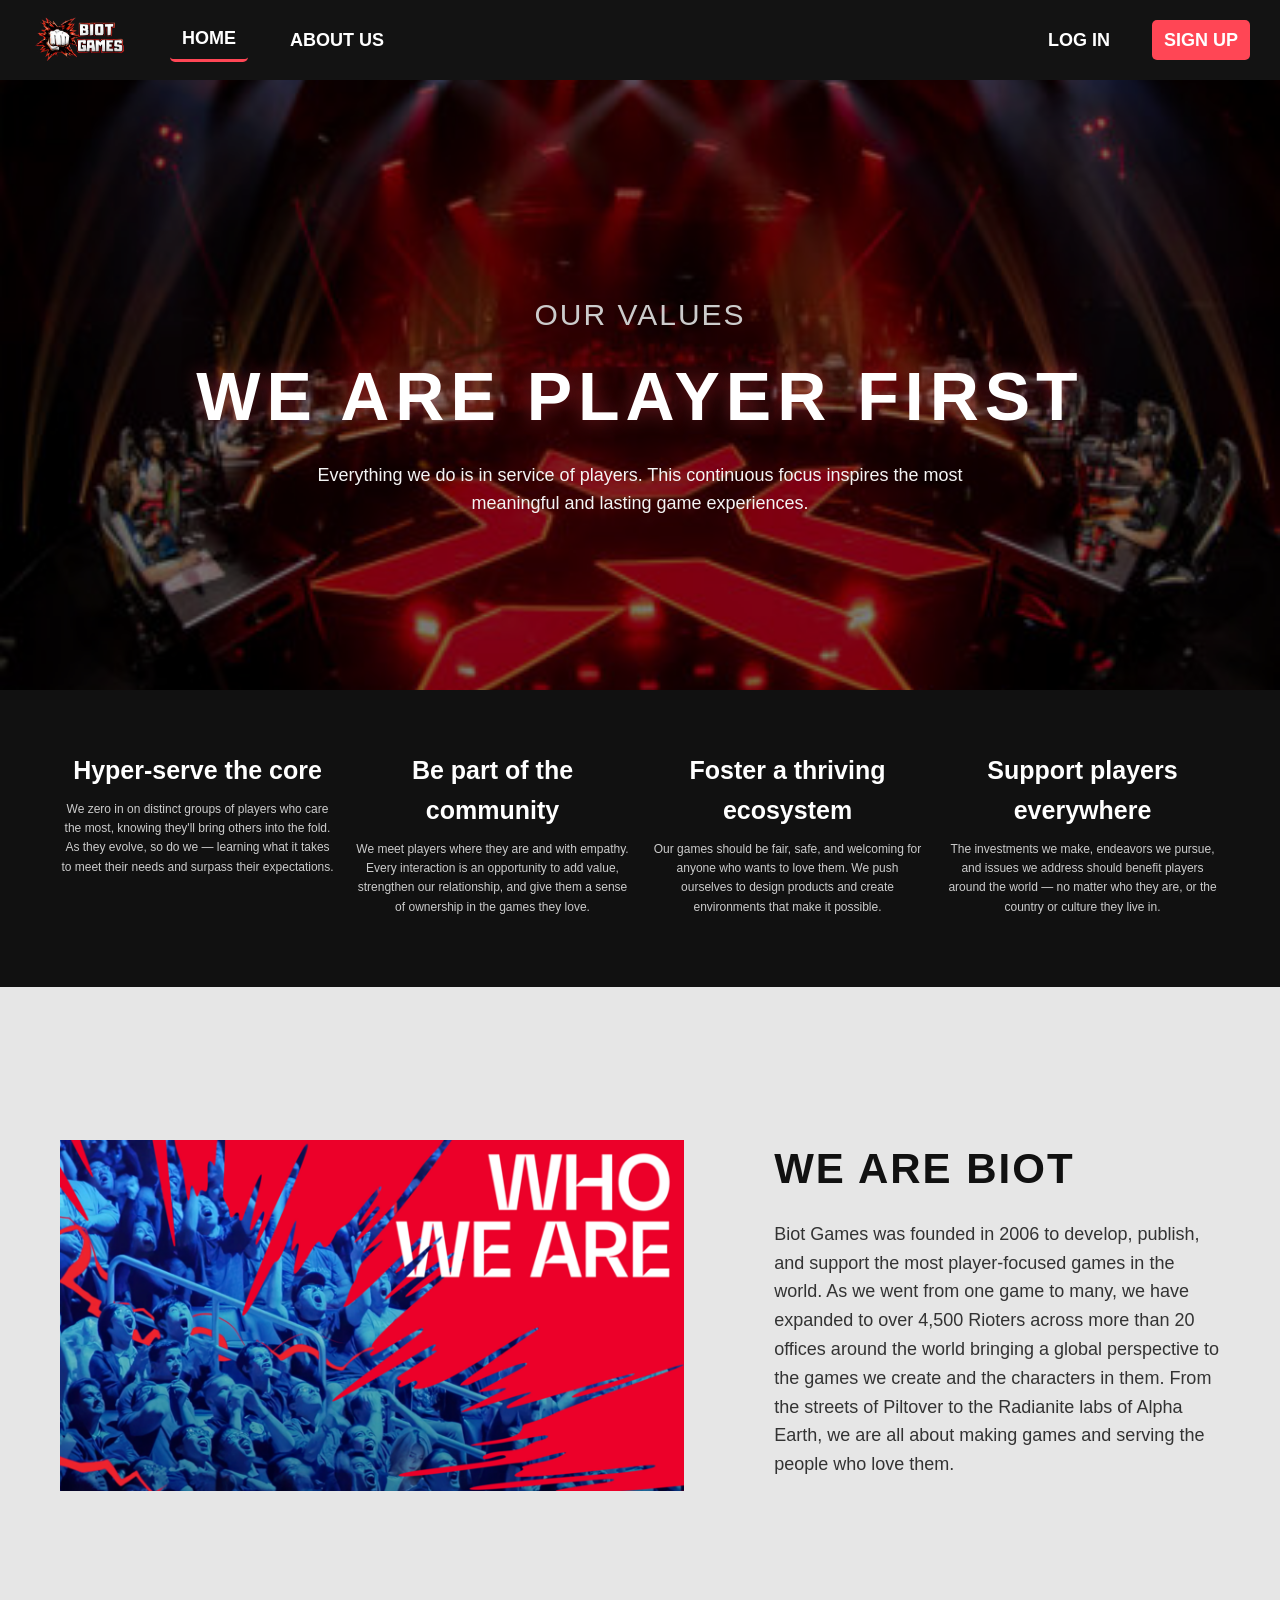
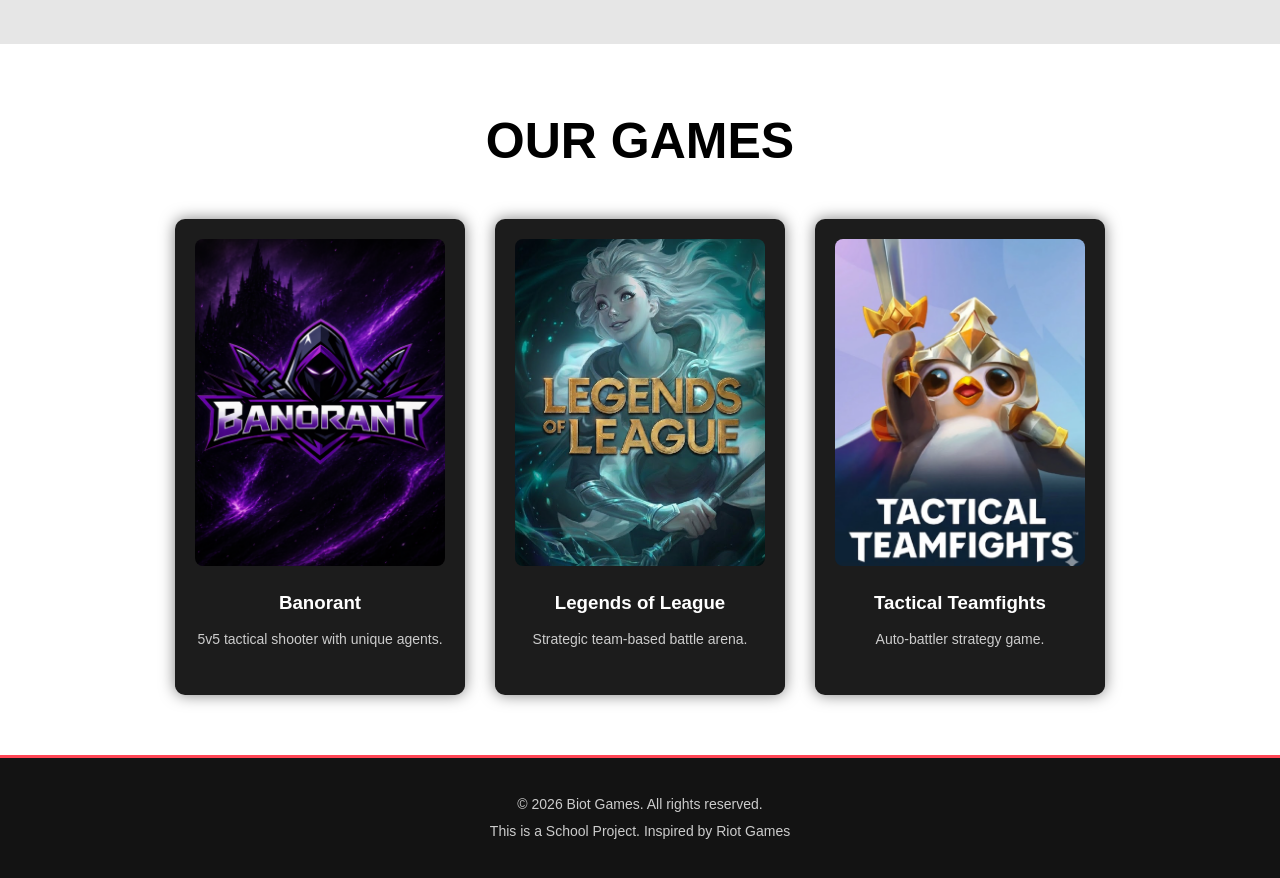
<file: index.html>
<!DOCTYPE html>
<html lang="en">
<head>
    <meta charset="UTF-8">
    <meta name="viewport" content="width=device-width, initial-scale=1.0">
    <title>Biot Games</title>
    <link rel="stylesheet" href="a2.css">
</head>
<body>
    <nav class="pages">
        <div class="nav-left">
            <img src="biot-logo.png" width="100" height="50" alt="Logo">
            <a href="index.html" class="button">Home</a>
            <a href="about.html">About Us</a>
        </div>
        <div class="nav-right">
            <a href="login.html">Log In</a>
            <a href="sign.html">Sign Up</a>
        </div>
    </nav>

    <main>
        <section class="our-values">
            <!-- Hero / Header -->
            <div class="values-hero">
                <h2>OUR VALUES</h2>
                <h1>WE ARE PLAYER FIRST</h1>
                <p>Everything we do is in service of players. This continuous focus inspires the most meaningful and lasting game experiences.</p>
            </div>

            <!-- Columned Content -->
            <div class="values">
                <div class="value">
                    <h3>Hyper-serve the core</h3>
                    <p>We zero in on distinct groups of players who care the most, knowing they'll bring others into the fold. As they evolve, so do we — learning what it takes to meet their needs and surpass their expectations.</p>
                </div>
                <div class="value">
                    <h3>Be part of the community</h3>
                    <p>We meet players where they are and with empathy. Every interaction is an opportunity to add value, strengthen our relationship, and give them a sense of ownership in the games they love.</p>
                </div>
                <div class="value">
                    <h3>Foster a thriving ecosystem</h3>
                    <p>Our games should be fair, safe, and welcoming for anyone who wants to love them. We push ourselves to design products and create environments that make it possible.</p>
                </div>
                <div class="value">
                    <h3>Support players everywhere</h3>
                    <p>The investments we make, endeavors we pursue, and issues we address should benefit players around the world — no matter who they are, or the country or culture they live in.</p>
                </div>
            </div>
        </section>

        <section class="biot">

        <div class="biot-container">
            <div class="biot-image">
                <img src="who.png" alt="Who We Are">
            </div>

            <div class="biot-text">
                <h2>WE ARE BIOT</h2>
                <p>
                    Biot Games was founded in 2006 to develop, publish, and support the most player-focused games in the world. As we went from one game to many, we have expanded to over 4,500 Rioters across more than 20 offices around the world bringing a global perspective to the games we create and the characters in them. From the streets of Piltover to the Radianite labs of Alpha Earth, we are all about making games and serving the people who love them.
                </p>
            </div>
        </div>
        </section>

       <section class="games">
            <h2>OUR GAMES</h2>

            <div class="games-container">
                <div class="game-card">
                    <a href="banorant.html">
                        <img src="banorant.png" alt="Banorant">
                    </a>
                    <h3>Banorant</h3>
                    <p>5v5 tactical shooter with unique agents.</p>
                </div>

                <div class="game-card">
                    <a href ="lol.html"> 
                        <img src="lol.png" alt="Legends of League">
                    </a>
                    <h3>Legends of League</h3>
                    <p>Strategic team-based battle arena.</p>
                </div>

                <div class="game-card">
                    <a href = "ttf.html">
                        <img src="ttf.png" alt="Tactical Teamfights">
                    </a>
                    <h3>Tactical Teamfights</h3>
                    <p>Auto-battler strategy game.</p>
                </div>
            </div>
        </section>

    
    </main>

    <footer class="footer">
        <p>© 2026 Biot Games. All rights reserved.</p>
        <p>This is a School Project. Inspired by Riot Games</p>
    </footer>
</body>
</html>
</file>
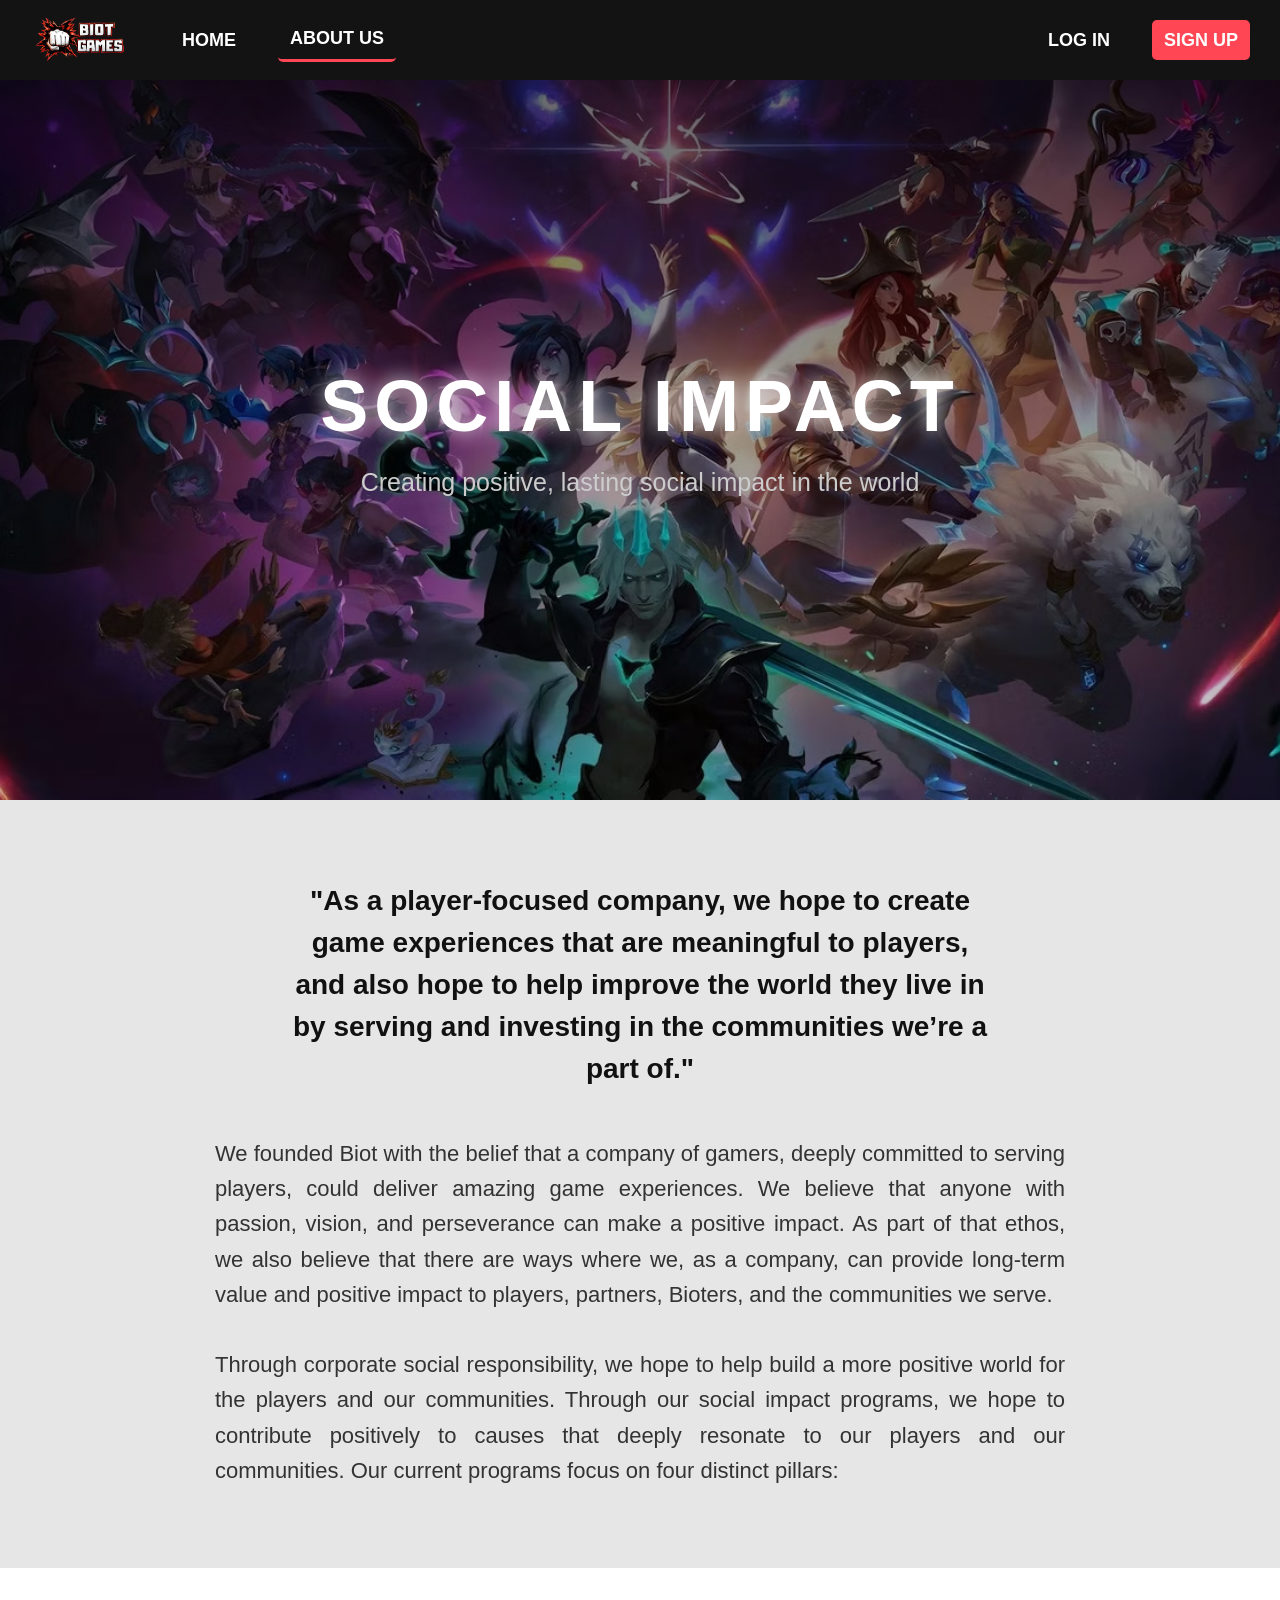
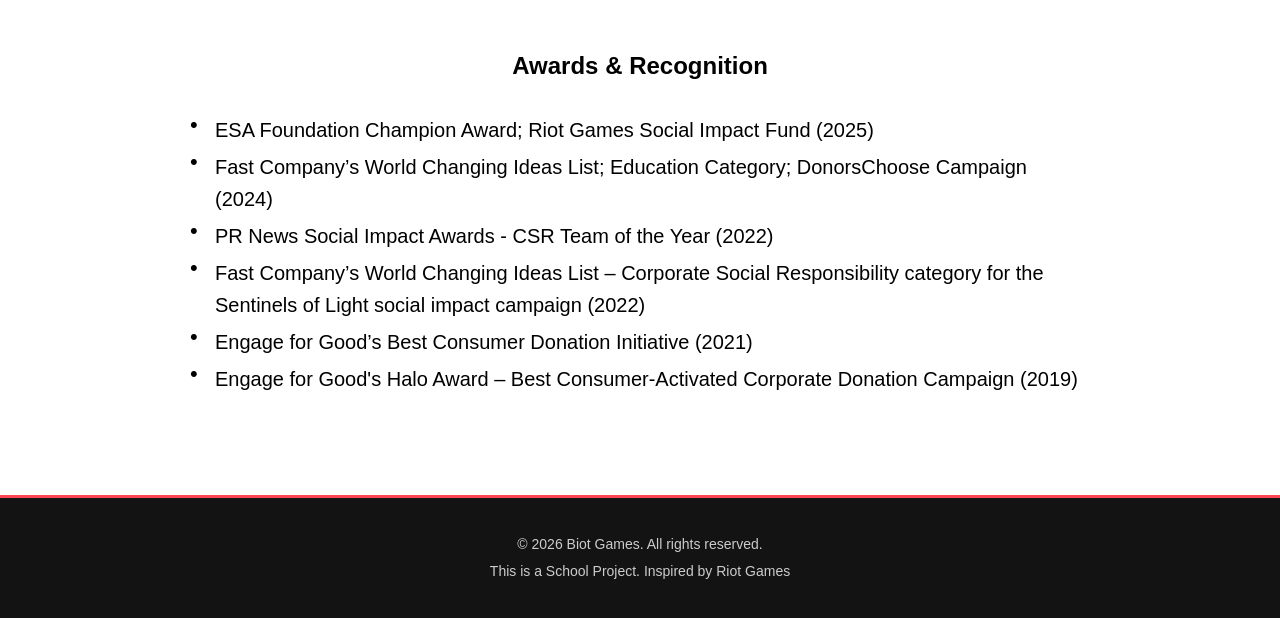
<file: about.html>
<!DOCTYPE html>
<html lang="en">
<head>
    <meta charset="UTF-8">
    <meta name="viewport" content="width=device-width, initial-scale=1.0">
    <title>About Us - Biot Games</title>
    <link rel="stylesheet" href="a2.css">
</head>
<body>
    <nav class="pages">
        <div class="nav-left">
            <img src="biot-logo.png" width="100" height="50" alt="Logo">
            <a href="index.html">Home</a>
            <a href="about.html" class="button">About Us</a>
        </div>
        <div class="nav-right">
            <a href="login.html">Log In</a>
            <a href="sign.html">Sign Up</a>
        </div>
    </nav>

    <main>
        <div class="about-hero">
            <h1>SOCIAL IMPACT</h1>
            <h2>Creating positive, lasting social impact in the world</h2>
        </div>

        <section class="about">
            <div class = "about-container">
                <div class="about-text">
                    <h2>"As a player-focused company, we hope to create game experiences that are meaningful to players, and also hope to help improve the world they live in by serving and investing in the communities we’re a part of."</h2>
                    <p>We founded Biot with the belief that a company of gamers, deeply committed to serving players, could deliver amazing game experiences.  We believe that anyone with passion, vision, and perseverance can make a positive impact. As part of that ethos, we also believe that there are ways where we, as a company, can provide long-term value and positive impact to players, partners, Bioters, and the communities we serve.
                    <br><br>Through corporate social responsibility, we hope to help build a more positive world for the players and our communities. Through our social impact programs, we hope to contribute positively to causes that deeply resonate to our players and our communities. Our current programs focus on four distinct pillars:</p>
                </div>
            </div>
        </section>

        <section class="award">
            <div class="awards">
                <h2>Awards & Recognition</h2>
                <ul>
                    <li>ESA Foundation Champion Award; Riot Games Social Impact Fund (2025)</li>
                    <li>Fast Company’s World Changing Ideas List; Education Category; DonorsChoose Campaign (2024)</li>
                    <li>PR News Social Impact Awards - CSR Team of the Year (2022)</li>
                    <li>Fast Company’s World Changing Ideas List – Corporate Social Responsibility category for the Sentinels of Light social impact campaign (2022)</li>
                    <li>Engage for Good’s Best Consumer Donation Initiative (2021)</li>
                    <li>Engage for Good's Halo Award – Best Consumer-Activated Corporate Donation Campaign (2019)</li>
                </ul>
            </div>
        </section>
    </main>

    <footer class="footer">
        <p>© 2026 Biot Games. All rights reserved.</p>
        <p>This is a School Project. Inspired by Riot Games</p>
    </footer>
</body>
</html>
</file>
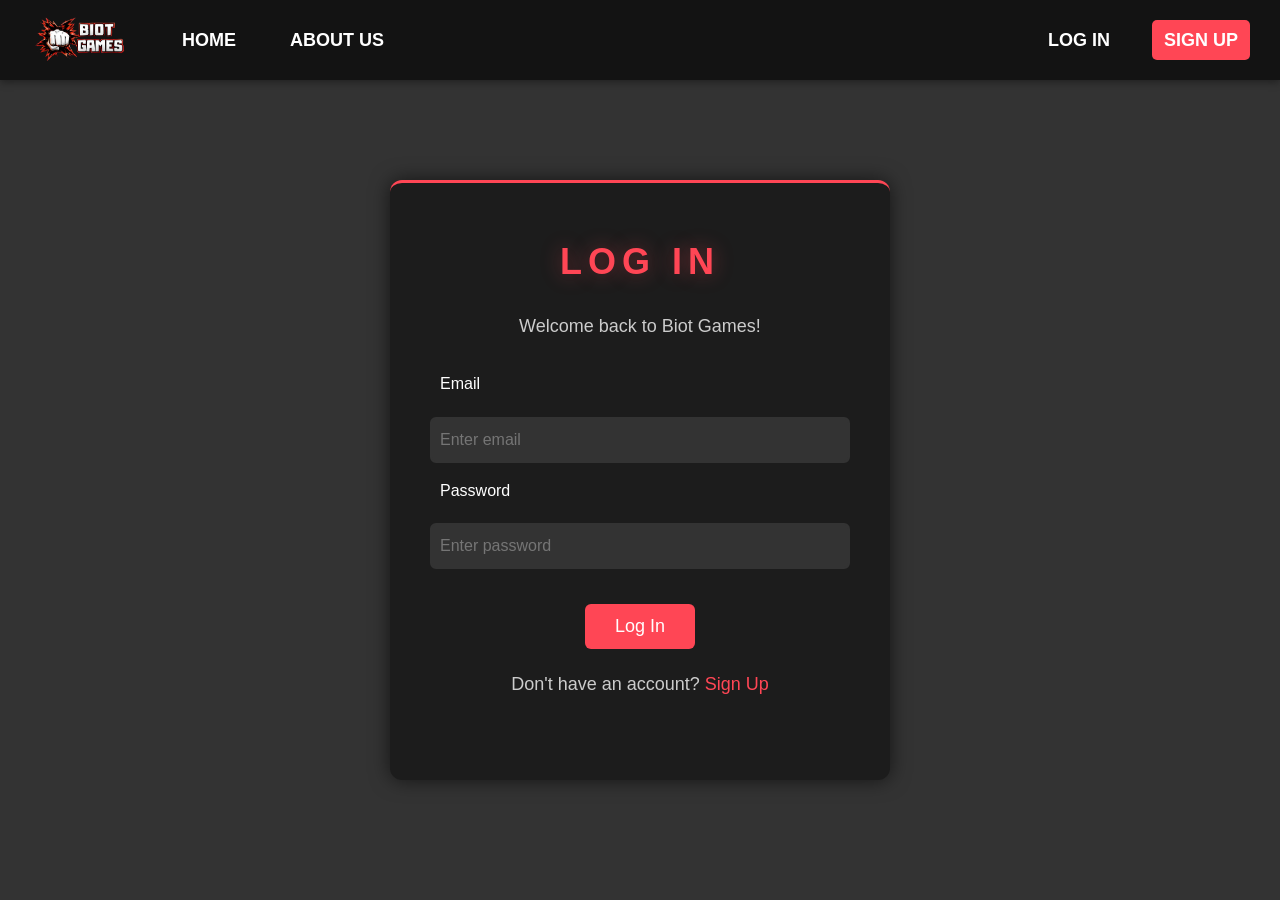
<file: login.html>
<!DOCTYPE html>
<html lang="en">
<head>
    <meta charset="UTF-8">
    <meta name="viewport" content="width=device-width, initial-scale=1.0">
    <title>Log In - Biot Games</title>
    <link rel="stylesheet" href="a2.css">
</head>
<body>

<nav class="pages">
    <div class="nav-left">
        <img src="biot-logo.png" width="100" height="50" alt="Biot Games Logo">
        <a href="index.html">Home</a>
        <a href="about.html">About Us</a>
    </div>

    <div class="nav-right">
        <a href="login.html" class="active">Log In</a>
        <a href="sign.html">Sign Up</a>
    </div>
</nav>

<main>

    <div class="sign-container">
        <h1>Log In</h1>
        <p>Welcome back to Biot Games!</p>

        <form>
            <label>Email</label>
            <input type="email" placeholder="Enter email" required>

            <label>Password</label>
            <input type="password" placeholder="Enter password" required>

            <button type="submit">Log In</button>
        </form>

        <p class="sign-up-link">
            Don't have an account? <a href="sign.html">Sign Up</a>
        </p>
    </div>

</main>

</body>
</html>
</file>
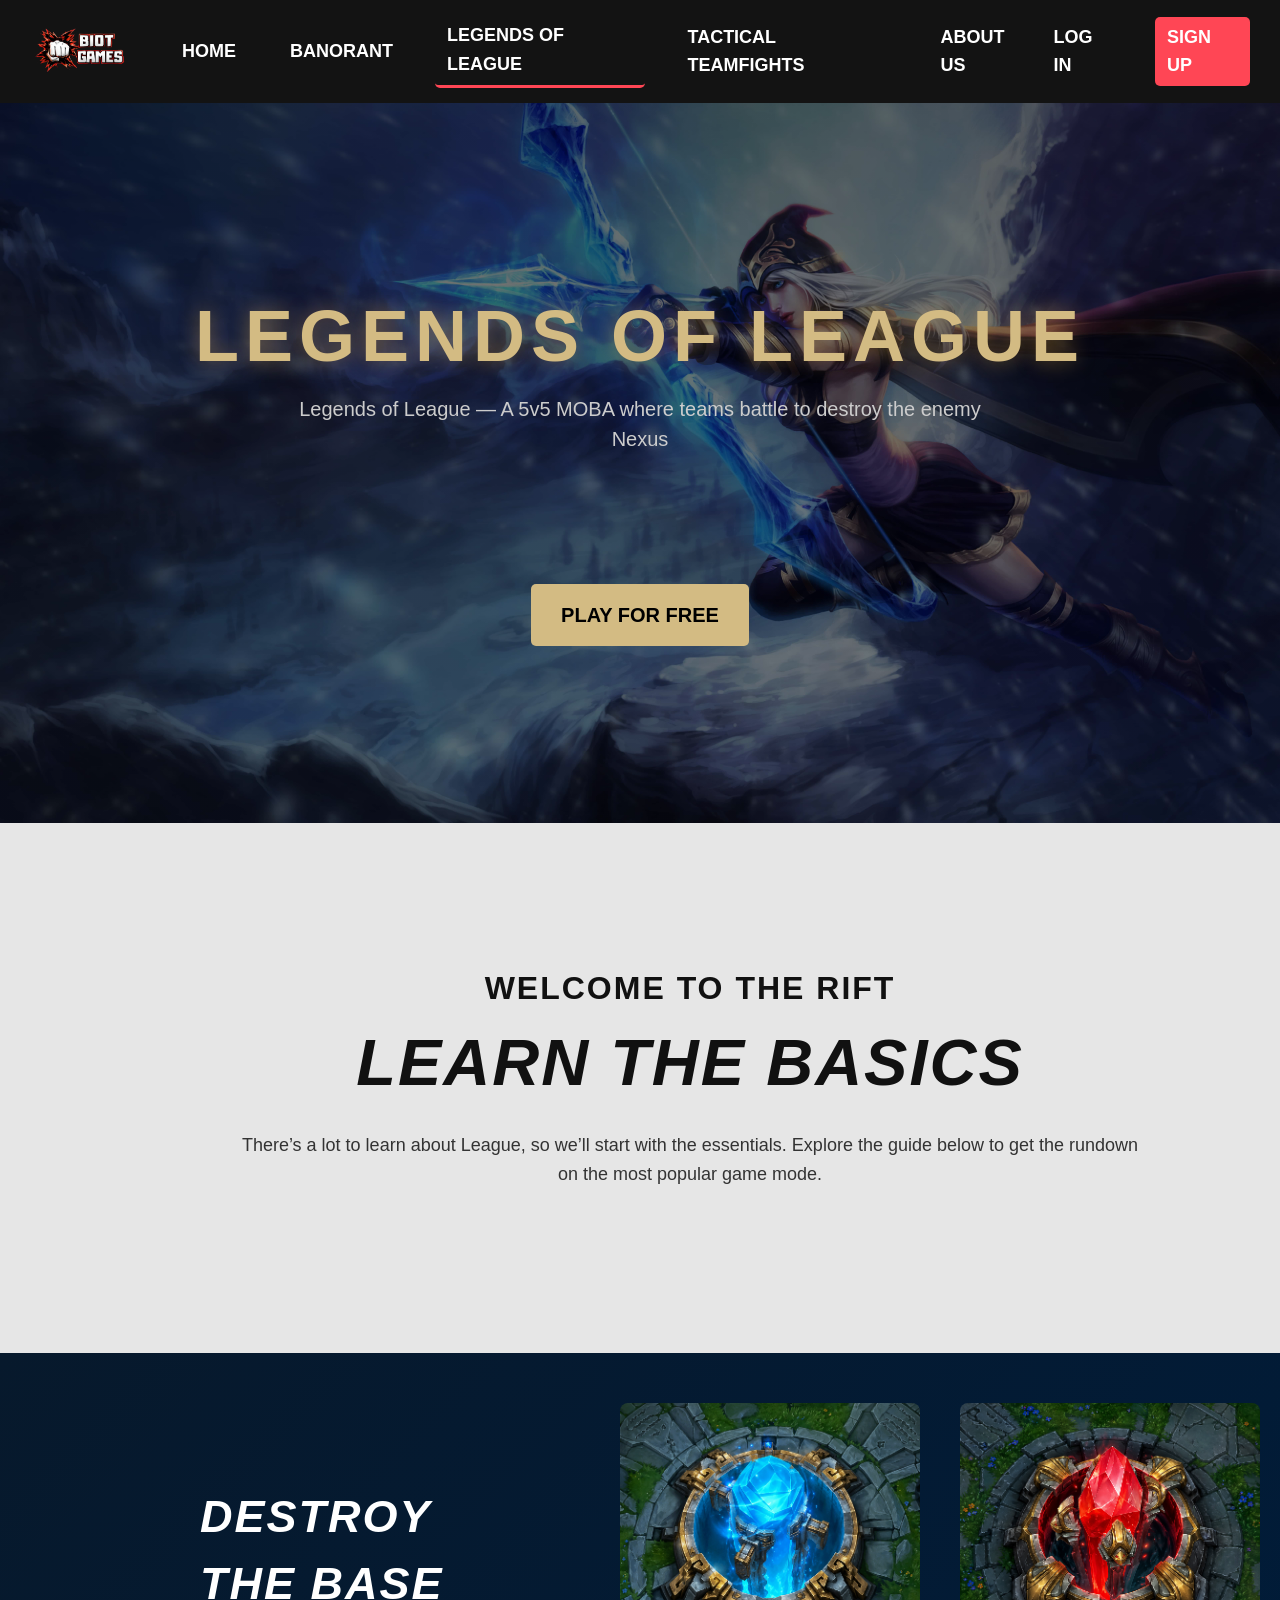
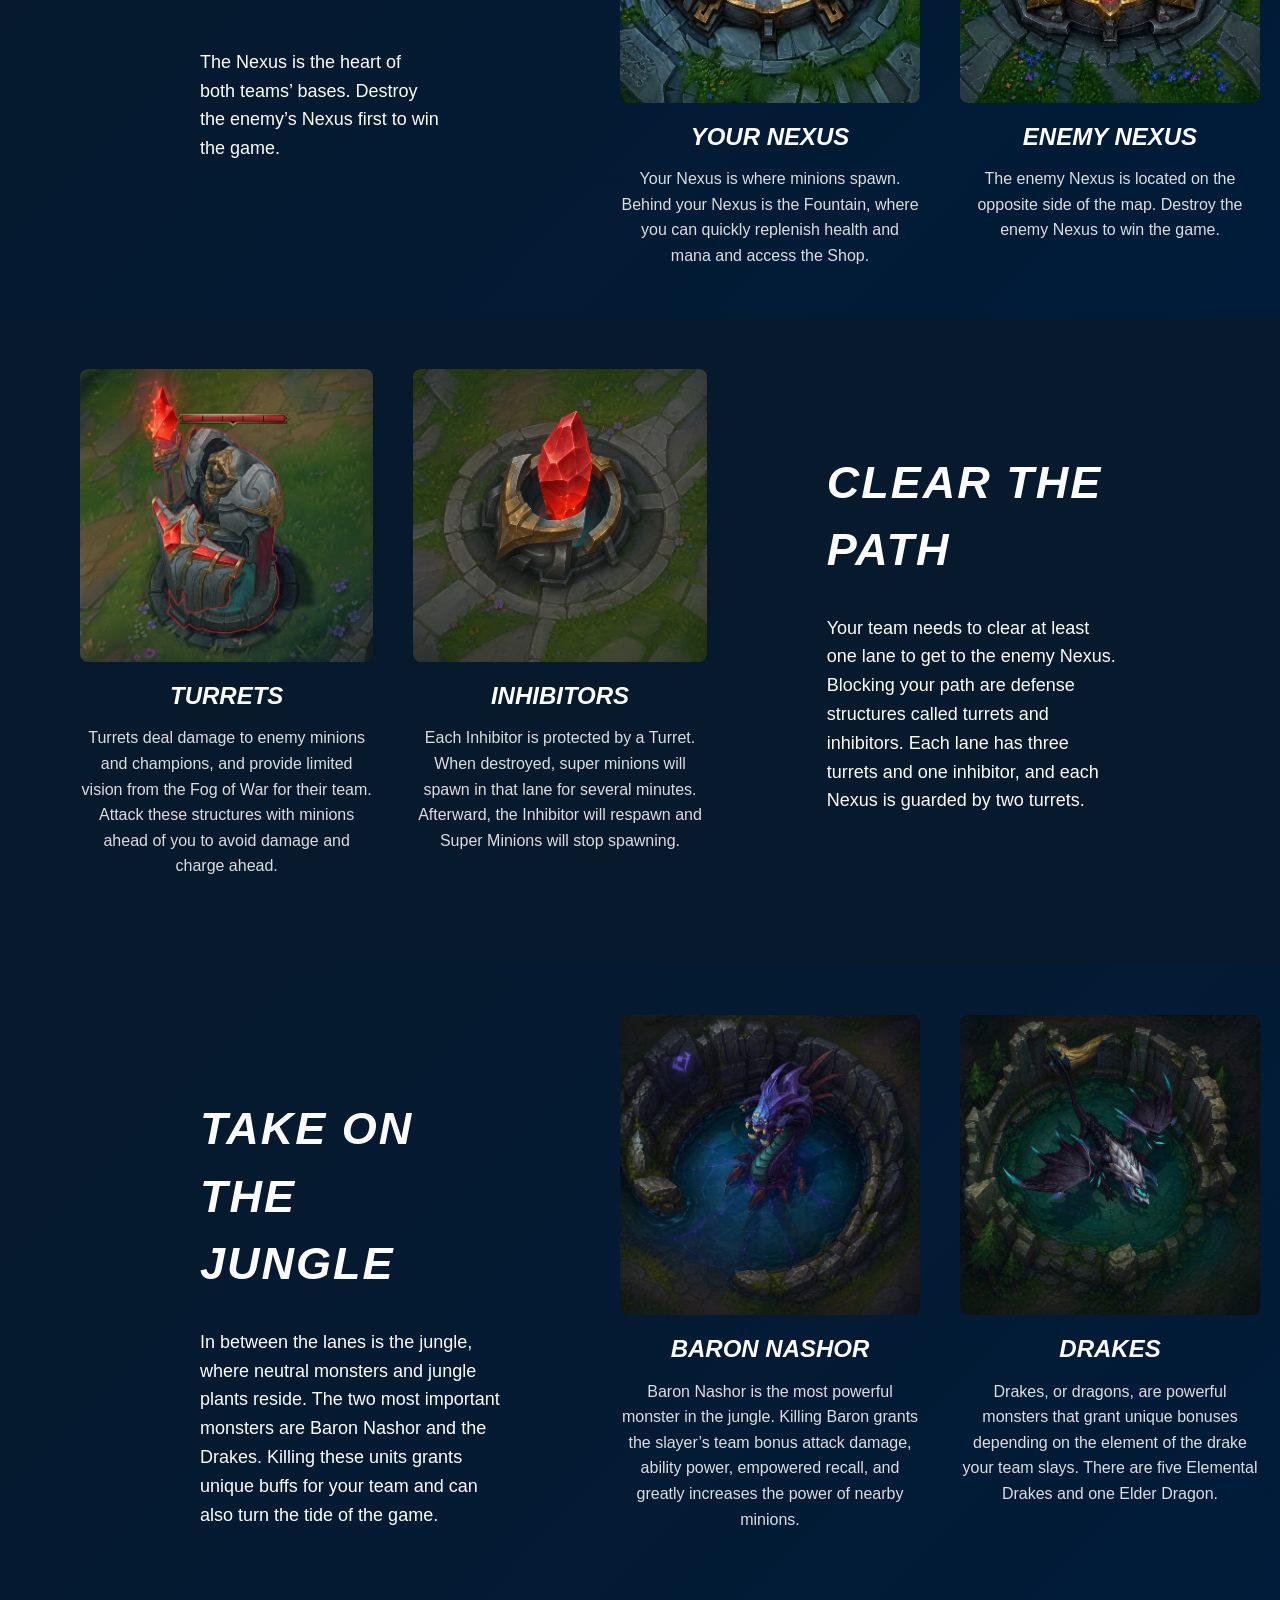
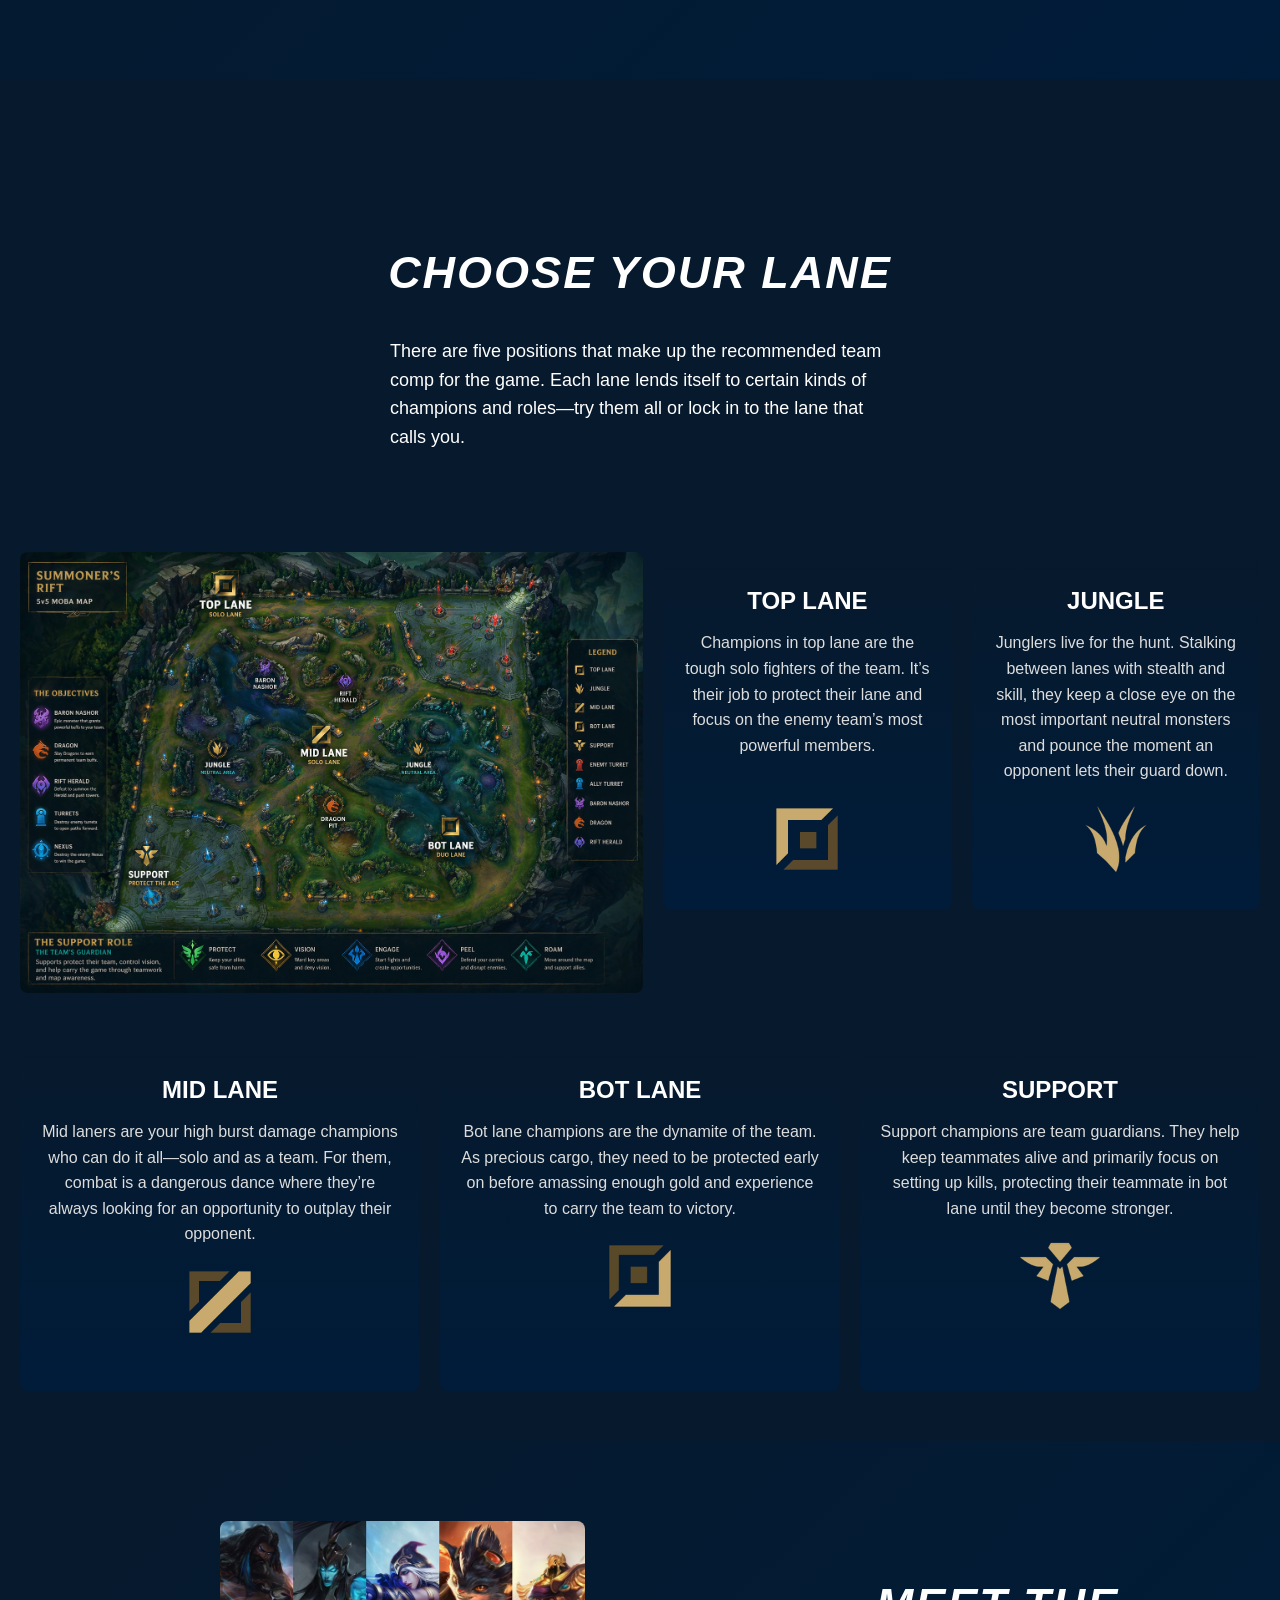
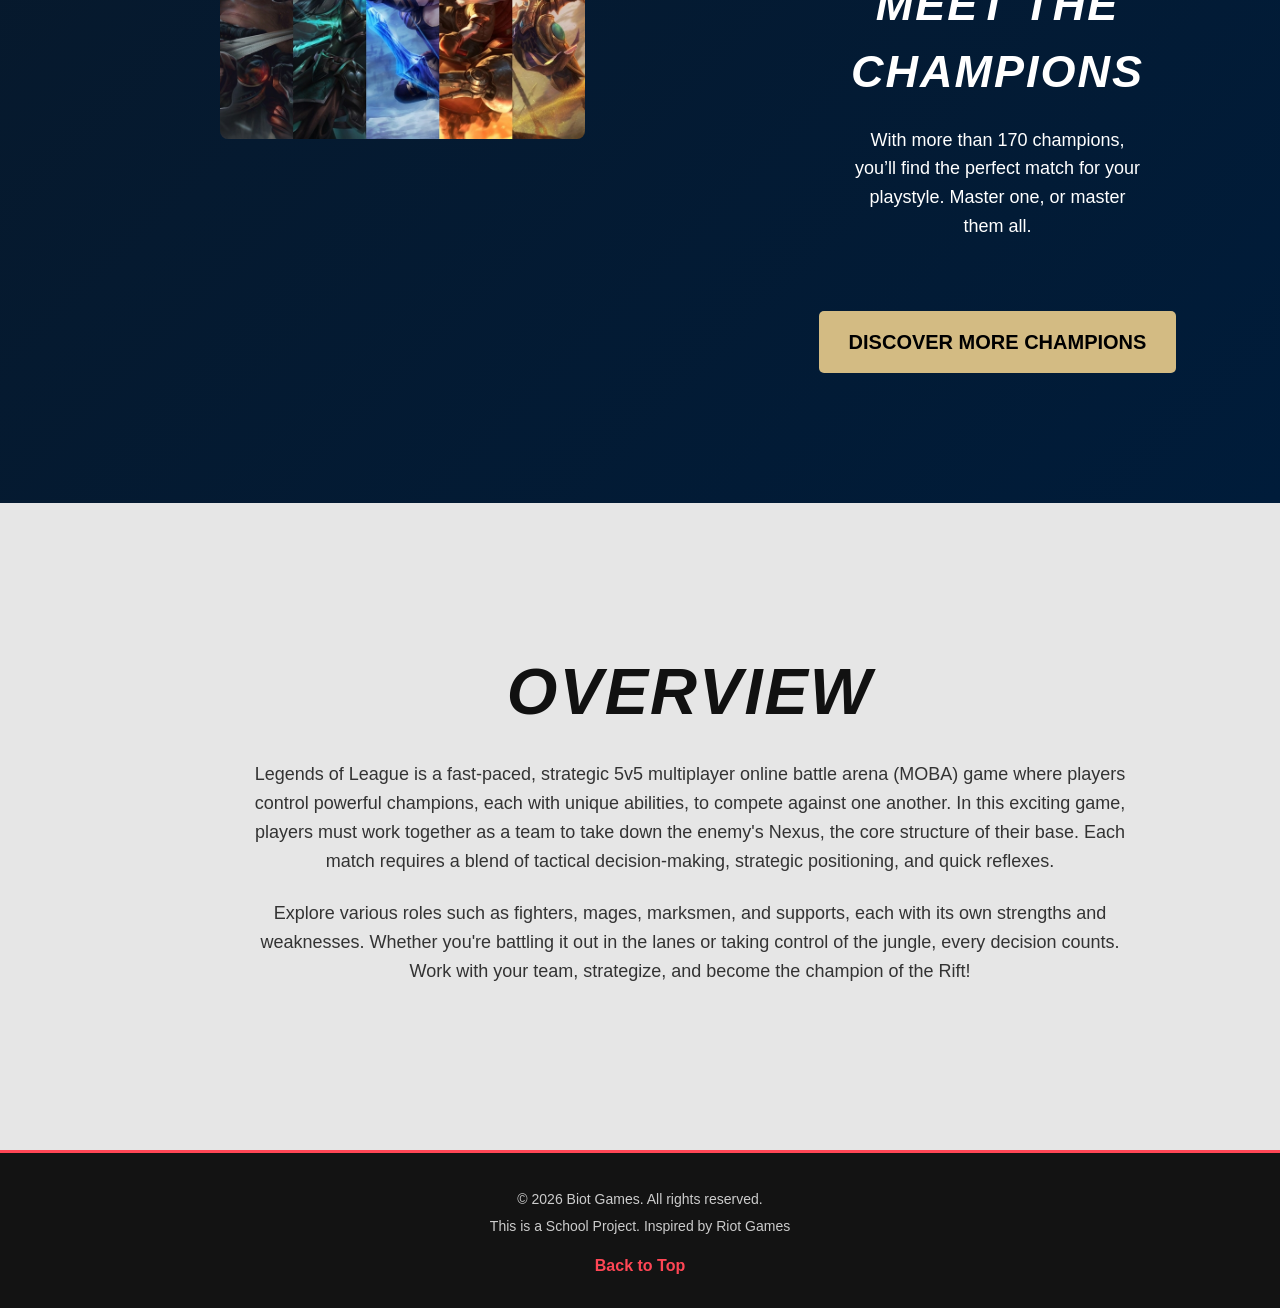
<file: lol.html>
<!DOCTYPE html>
<html lang="en">
<head>
    <meta charset="UTF-8">
    <meta name="viewport" content="width=device-width, initial-scale=1.0">
    <title>Legends of League - Biot Games</title>
    <link rel="stylesheet" href="a2.css">
</head>
<body>
    <nav class="pages">
        <div class="nav-left">
            <img src="biot-logo.png" width="100" height="50" alt="Logo">
            <a href="index.html">Home</a>
            <a href="banorant.html">Banorant</a>
            <a href="lol.html" class="button">Legends of League</a>
            <a href="ttf.html">Tactical Teamfights</a>
            <a href="about.html">About Us</a>
        </div>
        <div class="nav-right">
            <a href="login.html">Log In</a>
            <a href="sign.html">Sign Up</a>
        </div>
    </nav>

    <main>

        <div class="lol-hero">
            <h1>LEGENDS OF LEAGUE</h1>
            <h2>Legends of League — A 5v5 MOBA where teams battle to destroy the enemy Nexus</h2>
            <div class="play">
                <a href="https://www.leagueoflegends.com/en-us/">PLAY FOR FREE</a>
            </div>
        </div>

        <section class="lol">
            <div class="lol-container">
                <div class="lol-welcome">
                    <h3>WELCOME TO THE RIFT</h3>
                    <h2>LEARN THE BASICS</h2>
                    <p>There’s a lot to learn about League, so we’ll start with the essentials. Explore the guide below to get the rundown on the most popular game mode.</p>
                </div>
            </div>
        </section>

        <section class="lol-2">
            <div class="base-container">
                <div class="destroy">
                    <h2>DESTROY THE BASE</h2>
                    <p>The Nexus is the heart of both teams’ bases. Destroy the enemy’s Nexus first to win the game.</p>
                </div>  
                <div class="nexus">
                    <img src="nexus.png" alt="Nexus">
                    <h3>YOUR NEXUS</h3>
                    <p>Your Nexus is where minions spawn. Behind your Nexus is the Fountain, where you can quickly replenish health and mana and access the Shop.</p>
                </div>
                <div class="e-nexus">
                    <img src="nexus2.png" alt="Enemy Nexus">
                    <h3>ENEMY NEXUS</h3>
                    <p>The enemy Nexus is located on the opposite side of the map. Destroy the enemy Nexus to win the game.</p>
                </div>
            </div>
        </section>       

        <section class="lol-3">     
            <div class="base-container">
                <div class="turret">
                    <img src="turret.png" alt="Turrets">
                    <h3>TURRETS</h3>
                    <p>Turrets deal damage to enemy minions and champions, and provide limited vision from the Fog of War for their team. Attack these structures with minions ahead of you to avoid damage and charge ahead.</p>
                </div>
                <div class="inhi">
                    <img src="inhi.png" alt="Inhibitors">
                    <h3>INHIBITORS</h3>
                    <p>Each Inhibitor is protected by a Turret. When destroyed, super minions will spawn in that lane for several minutes. Afterward, the Inhibitor will respawn and Super Minions will stop spawning.</p>
                </div>
                <div class="clear">
                    <h2>CLEAR THE PATH</h2>
                    <p>Your team needs to clear at least one lane to get to the enemy Nexus. Blocking your path are defense structures called turrets and inhibitors. Each lane has three turrets and one inhibitor, and each Nexus is guarded by two turrets.</p>
                </div>
            </div>
        </section>

        <section class="lol-4">
            <div class="base-container">
                <div class="jungle">
                    <h2>TAKE ON THE JUNGLE</h2>
                    <p>In between the lanes is the jungle, where neutral monsters and jungle plants reside. The two most important monsters are Baron Nashor and the Drakes. Killing these units grants unique buffs for your team and can also turn the tide of the game.</p>
                </div>
                <div class="baron">
                    <img src="baron.png" alt="Baron Nashor">
                    <h3>BARON NASHOR</h3>
                    <p>Baron Nashor is the most powerful monster in the jungle. Killing Baron grants the slayer’s team bonus attack damage, ability power, empowered recall, and greatly increases the power of nearby minions.</p>
                </div>
                <div class="drake">
                    <img src="drake.png" alt="Drake">
                    <h3>DRAKES</h3>
                    <p>Drakes, or dragons, are powerful monsters that grant unique bonuses depending on the element of the drake your team slays. There are five Elemental Drakes and one Elder Dragon.</p>
                </div>
            </div>
        </section>

        <section class="lol-5">
            <div class="lane-container">
                <div class="lanes">
                    <h2>CHOOSE YOUR LANE</h2>
                    <p>There are five positions that make up the recommended team comp for the game. Each lane lends itself to certain kinds of champions and roles—try them all or lock in to the lane that calls you.</p>
                </div>
                <div class="map">
                    <img src="map.png" alt="Summoner's Rift">
                </div>

                <div class="lane">
                    <h3>TOP LANE</h3>
                    <p>Champions in top lane are the tough solo fighters of the team. It’s their job to protect their lane and focus on the enemy team’s most powerful members.</p><br>
                    <img src="top.png" alt="Top Lane">
                </div>
                <div class="lane">
                    <h3>JUNGLE</h3>
                    <p>Junglers live for the hunt. Stalking between lanes with stealth and skill, they keep a close eye on the most important neutral monsters and pounce the moment an opponent lets their guard down.</p>
                    <img src="jungle.png" alt="Jungle Lane">
                </div>
                <div class="lane">
                    <h3>MID LANE</h3>
                    <p>Mid laners are your high burst damage champions who can do it all—solo and as a team. For them, combat is a dangerous dance where they’re always looking for an opportunity to outplay their opponent.</p>
                    <img src="mid.png" alt="Mid Lane">
                </div>
                <div class="lane">
                    <h3>BOT LANE</h3>
                    <p>Bot lane champions are the dynamite of the team. As precious cargo, they need to be protected early on before amassing enough gold and experience to carry the team to victory.</p>
                    <img src="bot.png" alt="Bot Lane">
                </div>
                <div class="lane">
                    <h3>SUPPORT</h3>
                    <p>Support champions are team guardians. They help keep teammates alive and primarily focus on setting up kills, protecting their teammate in bot lane until they become stronger.</p>
                    <img src="support.png" alt="Support">
                </div>
            </div>
        </section>

        <section class="lol-6">
            <div class="base-container">
                <div class="champion">
                    <img src="champs.jpeg" alt="Champions">
                </div>
                
                <div class="champs">
                    <h2>MEET THE CHAMPIONS</h2>
                    <p>With more than 170 champions, you’ll find the perfect match for your playstyle. Master one, or master them all.</p>
                    <div class="play">
                        <a href="https://www.leagueoflegends.com/en-us/champions/">DISCOVER MORE CHAMPIONS</a>
                    </div>
                </div>
            </div>
        </section>

        <section class="lol">
            <div class="lol-container">
                <div class="lol-welcome">
                    <h2>OVERVIEW</h2>
                    <p>Legends of League is a fast-paced, strategic 5v5 multiplayer online battle arena (MOBA) game where players control powerful champions, each with unique abilities, to compete against one another. In this exciting game, players must work together as a team to take down the enemy's Nexus, the core structure of their base. Each match requires a blend of tactical decision-making, strategic positioning, and quick reflexes.</p>

                    <p>Explore various roles such as fighters, mages, marksmen, and supports, each with its own strengths and weaknesses. Whether you're battling it out in the lanes or taking control of the jungle, every decision counts. Work with your team, strategize, and become the champion of the Rift!</p>
                </div>
            </div>
        </section>
    </main>

    <footer class="footer">
        <p>© 2026 Biot Games. All rights reserved.</p>
        <p>This is a School Project. Inspired by Riot Games</p>

        <a href="#top" class="back-to-top">Back to Top</a>
    </footer>
</body>
</html>
</file>
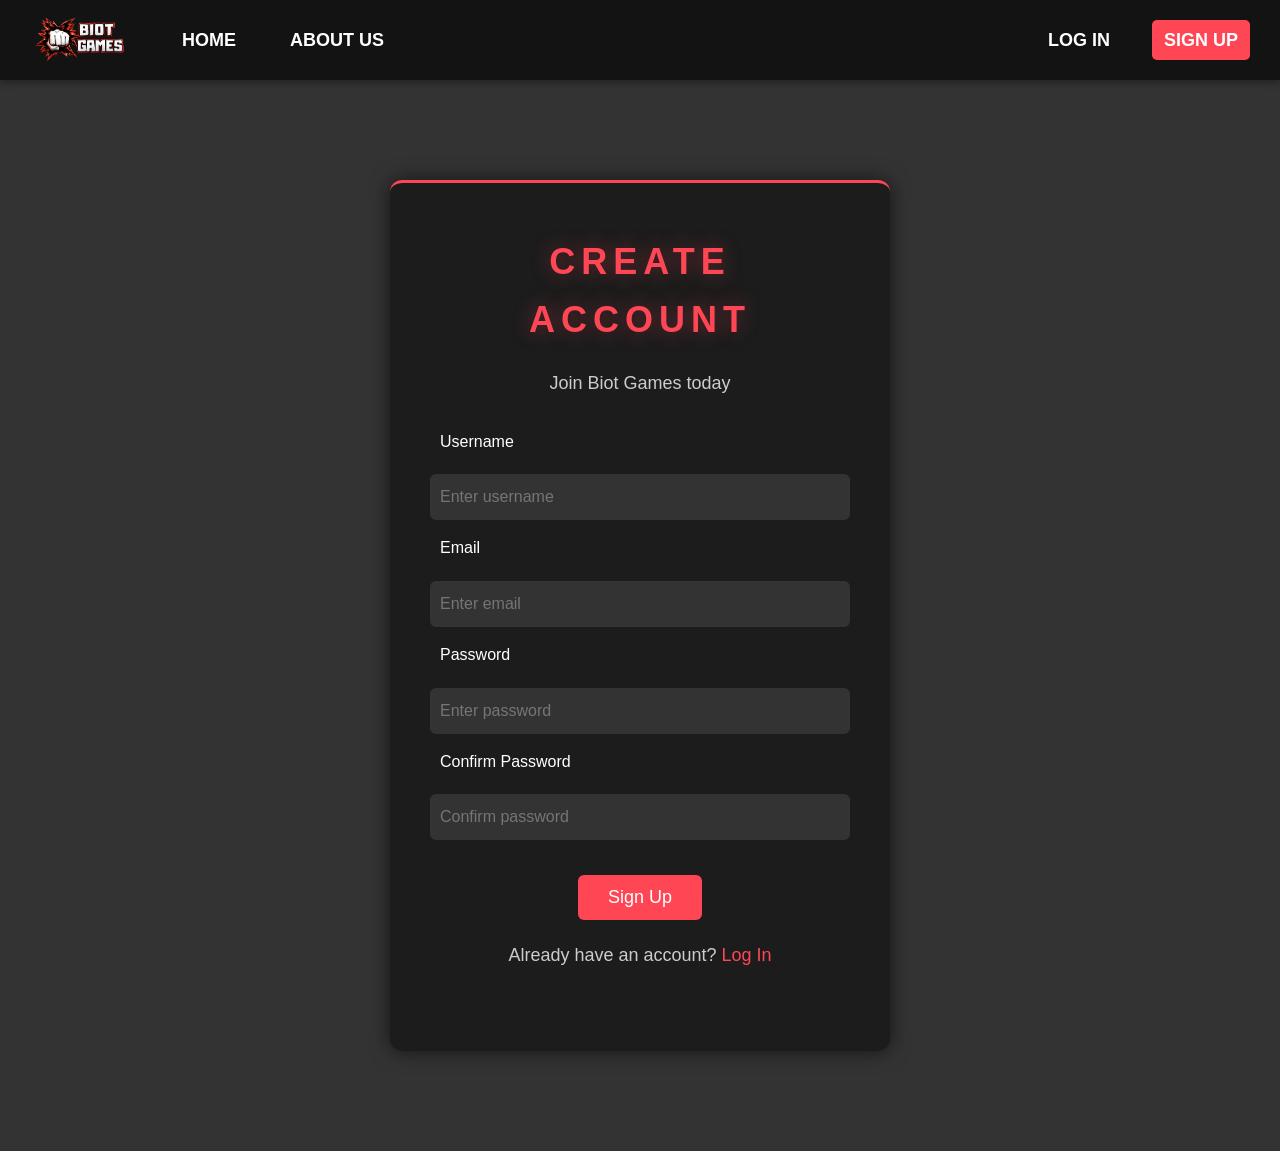
<file: sign.html>
<!DOCTYPE html>
<html lang="en">
<head>
    <meta charset="UTF-8">
    <meta name="viewport" content="width=device-width, initial-scale=1.0">
    <title>Sign Up - Biot Games</title>
    <link rel="stylesheet" href="a2.css">
</head>
<body>

<nav class="pages">
    <div class="nav-left">
        <img src="biot-logo.png" width="100" height="50" alt="Biot Games Logo">
        <a href="index.html">Home</a>
        <a href="about.html">About Us</a>
    </div>

    <div class="nav-right">
        <a href="login.html">Log In</a>
        <a href="sign.html" class="active">Sign Up</a>
    </div>
</nav>

<main>

    <div class="sign-container">
        <h1>Create Account</h1>
        <p>Join Biot Games today</p>

        <form>
            <label>Username</label>
            <input type="text" placeholder="Enter username" required>

            <label>Email</label>
            <input type="email" placeholder="Enter email" required>

            <label>Password</label>
            <input type="password" placeholder="Enter password" required>

            <label>Confirm Password</label>
            <input type="password" placeholder="Confirm password" required>

            <button type="submit">Sign Up</button>
        </form>

        <p class="login-link">
            Already have an account? <a href="login.html">Log In</a>
        </p>
    </div>

</main>

</body>
</html>
</file>
<file: a2.css>
* {
    margin: 0;
    padding: 0;
}

html {
    scroll-behavior: smooth;
}

body { 
    font-family: 'Trebuchet MS', Arial, sans-serif; 
    line-height: 1.6; 
    color: #f4f4f4; 
    background-color: #333333; 
    margin: 0; 
    padding: 0; 
}

/* NAVBAR */
.pages {
    display: flex;
    justify-content: space-between;
    align-items: center;
    background-color: #131313;
    padding: 15px 30px;
    box-shadow: 0 2px 8px rgba(0,0,0,0.4);
}

/* NAV BAR LEFT & RIGHT SECTIONS */
.nav-left,
.nav-right {
    display: flex;
    align-items: center;
    gap: 30px;
}

/* LOGO */
.nav-left img {
    margin-right: 10px;
}

.pages a {
    color: #ffffff;
    text-decoration: none;
    font-weight: bold;
    text-transform: uppercase;
    font-size: 18px;
    padding: 6px 12px;
    border-radius: 5px;
    position: relative;  /* needed for pseudo-element underline */
    transition: all 0.3s ease;
}

.button {
    border-bottom: 3px solid #ff4655;
}

/* LEFT LINKS HOVER WITH BORDER BOTTOM */
.nav-left a:hover {
    color: #ff4655;
    background-color: #292929;
}


/* UNDERLINE*/
.nav-left a::after {
    content: "";
    position: absolute;
    left: 0;
    bottom: 0;
    height: 3px;
    width: 0%;
    background-color: #ff4655;
    transition: width 0.3s ease;
}

.nav-left a:hover::after {
    width: 100%;
}


/* RIGHT LINKS HOVER */
.nav-right a:first-child:hover {
    color: #ff4655;
    background-color: #292929;
}


.nav-right a:last-child {
    background-color: #ff4655;
    padding: 6px 12px;
    border-radius: 5px;
    transition: all 0.3s ease;
}

.nav-right a:last-child:hover {
    background-color: #cc3742;
    color: white;
}


/* PLAY BUTTON SECTION */
.play {
    display: flex;
    justify-content: center;
    align-items: center;
    margin-top: 100px;
}

.play a {
    background-color: #ff4655;
    color: white;
    text-decoration: none;
    padding: 15px 30px;
    font-size: 20px;
    font-weight: bold;
    border-radius: 5px;
    transition: 0.3s ease;
}

.play a:hover {
    background-color: #cc3742;
    transform: scale(1.05);
}

/* MAIN */
main {
    text-align: center;
    padding: 0;
}

h1 {
    font-size: 72px;
    letter-spacing: 6px;
    color: #ff4655;
    text-transform: uppercase;
    text-shadow: 0 0 20px rgba(255, 70, 85, 0.4);
}

h2 {
    font-size: 20px;
    color: #cccccc;
    font-weight: normal;
    max-width: 700px;
    margin: 0 auto 30px auto;
    line-height: 1.5;
}


/* HOME PAGE*/
.values-hero {
    position: relative;
    background: url('homebg.jpg') center/cover no-repeat;
    min-height: 50vh;
    padding: 100px 20px 60px;
    text-align: center;

    display: flex;
    flex-direction: column;
    justify-content: center;
    color: #f4f4f4;
}

.values-hero img {
    display: block;
    max-width: 500px;
    width: 100%;
    height: auto;
    margin: 30px auto 0;
    border-radius: 10px;
}
.values-hero::after {
    content: '';
    position: absolute;
    inset: 0;
    background: rgba(0,0,0,0.5); /* overlay for text readability */
    z-index: 1;
}

.values-hero h2 {
    position: relative;
    z-index: 2;
    font-size: 30px;
    letter-spacing: 2px;
    margin-bottom: 5px;
}

.values-hero h1 {
    color: #ffffff;
    position: relative;
    z-index: 2;
    font-size: 68px;
    font-weight: bold;
    margin-bottom: 10px;
}

.values-hero p {
    position: relative;
    z-index: 2;
    font-size: 18px;
    max-width: 700px;
    margin: 0 auto;
    line-height: 1.6;
}

.values {
    display: flex;
    justify-content: space-between;
    gap: 20px;
    flex-wrap: wrap;
    background-color: #111;
    padding: 60px 60px;
}

.value {
    flex: 1 1 200px;
    margin-bottom: 10px;
}

.value h3 {
    font-size: 25px;
    margin-bottom: 10px;
    color: #ffffff;
}

.value p {
    font-size: 12px;
    line-height: 1.6;
    color: #cccccc;
}

.our-values {
    font-family: 'Trebuchet MS', Arial, sans-serif;
    color: #fff;
}


/* BIOT SECTION */
.biot {
    background-color: #e6e6e6;
    padding: 150px 60px;
}

.biot-container {
    display: flex;
    align-items: center;
    justify-content: space-between;
    gap: 90px;
    max-width: 1500px;
    width: 100%;
    margin: 0 auto;
}

.biot-image {
    flex: 1.4;
}

.biot-image img {
    width: 800px;
    max-width: 100%;
    height: auto;
    display: block;
}

.biot-text {
    flex: 1;
    text-align: left;
    max-width: 500px;
    color: #111111;
    padding-right: 0px;
}

.biot-text h2 {
    color:#111111;
    font-weight: bold;
    font-size: 42px;
    margin-bottom: 20px;
    letter-spacing: 2px;
}

.biot-text p {
    margin-bottom: 15px;
    font-size: 18px;
    line-height: 1.6;
    color: #333;
}

/* GAMES SECTION */
.games {
    margin-top: 0;
    padding: 60px 20px;
    background-color: #ffffff;
    text-align: center;
}

.games h2 {
    font-size: 50px;
    font-weight: bolder;
    color: #000000;
    margin-bottom: 40px;
}

.games-container {
    display: flex;
    justify-content: center;
    gap: 30px;
    flex-wrap: wrap;
}

/* INDIVIDUAL GAME CARD */
.game-card {
    background-color: #1c1c1c;
    border-radius: 10px;
    padding: 20px;
    width: 250px;
    box-shadow: 0 0 15px rgba(0,0,0,0.5);
    transition: 0.3s ease;
    overflow: hidden;
}

.game-card img {
    width: 100%;
    border-radius: 8px;
    height: 75%;
    margin-bottom: 15px;
    object-fit: cover;    /* makes it behave like a cover image */

    transition: transform 0.3s ease;
}

.game-card:hover img {
    transform: scale(1.05);
}

.game-card h3 {
    color: #fff;
    margin-bottom: 10px;
}

.game-card p {
    color: #ccc;
    font-size: 14px;
}

.game-card:hover {
    transform: scale(1.05);
    box-shadow: 0 0 25px rgba(255,70,85,0.3);
}


/* BANORANT PAGE */
.bano-hero {
    width: 100%;
    min-height: 80vh;
    display: flex;
    flex-direction: column;
    justify-content: center;
    align-items: center;
    text-align: center;
    background: 
    linear-gradient(rgba(0, 0, 0, 0.582), rgba(0, 0, 0, 0.479)),
    url("bano-bg.png");
    background-size: cover;
    background-position: center top;
    background-repeat: no-repeat;
}

.bano-hero h1 {
    font-size: 72px;
    letter-spacing: 6px;
    color: #ffffff;
    text-transform: uppercase;
    text-shadow: 0 0 20px rgba(181, 70, 255, 0.938);
}

.bano-hero h2 {
    font-size: 20px;
    color: #cccccc;
    font-weight: normal;
    max-width: 700px;
    margin: 0 auto 30px auto;
    line-height: 1.5;
}

.bano-hero .play {
    display: flex;
    justify-content: center;
    align-items: center;
    margin-top: 100px;
}

.bano-hero .play a {
    background-color: #ae60f7;
    color: rgb(255, 255, 255);
    text-decoration: none;
    padding: 15px 30px;
    font-size: 20px;
    font-weight: bold;
    border-radius: 5px;
    transition: 0.3s ease;
}

.bano-hero a:hover {
    background-color: #a876d6;
    transform: scale(1.05);
}

.bano {
    background: linear-gradient(180deg, #2e0357,#210c33);
    padding: 120px 60px;
    display: flex;
    justify-content: center;
}

.bano-container {
    display: flex;
    align-items: center;
    justify-content: space-between;
    gap: 80px;
    max-width: 1200px;
    width: 100%;
}
.bano-text {
    flex: 1;
    text-align: left;
    max-width: 500px;
    color: #111111;
}

.bano-text h2 {
    color:#ffffff;
    font-weight: bold;
    font-size: 42px;
    margin-bottom: 20px;
    letter-spacing: 2px;
}

.bano-text h3 {
    color:#dddddd;
    font-weight: bold;
    font-size: 20px;
}

.bano-text p {
    margin-bottom: 15px;
    font-size: 18px;
    line-height: 1.6;
    color: #dddddd;
}

.bano-text a {
    display: inline-block;
    margin-top: 30px;
    background-color: #ae60f7;
    color: white;
    text-decoration: none;
    padding: 15px 30px;
    font-size: 20px;
    font-weight: bold;
    border-radius: 5px;
    transition: 0.3s ease;
}

.bano-text a:hover {
    background-color: #a876d6;
    transform: scale(1.05);
}

.bano-vid {
    width: 100%;
    height: auto;
    max-width: 700px;
    display: block;
    margin: 0 auto;
}

.bano-over {
    background-color: #e6e6e6;
    padding: 60px;
}

.bano-overview {
    flex:1;
    margin-left: 100px;
    flex-direction: column;
    justify-content: center;
    text-align: center;
    color: #111111;
    padding: 20px;
}

.bano-overview h2 {
    color:#111111;
    font-style: italic;
    font-weight: bold;
    font-size: 65px;
    margin-bottom: 20px;
    letter-spacing: 2px;
}

.bano-overview p {
    margin-bottom: 24px;
    font-size: 18px;
    line-height: 1.6;
    color: #333333;
}

/* LEGENDS OF LEAGUE PAGE */
.lol-hero {
    width: 100%;
    min-height: 80vh;
    display: flex;
    flex-direction: column;
    justify-content: center;
    align-items: center;
    text-align: center;
    background: 
    linear-gradient(rgba(0, 0, 0, 0.582), rgba(0, 0, 0, 0.479)),
    url("lol-bg.jpg");
    background-size: cover;
    background-position: center top;
    background-repeat: no-repeat;
}

.lol-hero h1 {
    font-size: 72px;
    letter-spacing: 6px;
    color: #D3BB83;
    text-transform: uppercase;
    text-shadow: 0 0 20px rgba(255, 190, 70, 0.4);
}

.lol-hero h2 {
    font-size: 20px;
    color: #cccccc;
    font-weight: normal;
    max-width: 700px;
    margin: 0 auto 30px auto;
    line-height: 1.5;
}

.lol-hero .play {
    display: flex;
    justify-content: center;
    align-items: center;
    margin-top: 100px; 
}

.lol-hero .play a {
    background-color: #D3BB83;
    color: rgb(0, 0, 0);
    text-decoration: none;
    padding: 15px 30px;
    font-size: 20px;
    font-weight: bold;
    border-radius: 5px;
    transition: 0.3s ease;
}

.lol {
    background-color: #e6e6e6;
    padding: 120px;
}

.lol-container {
    display: flex;
    align-items: center;
    justify-content: space-between;
    gap: 90px;
    max-width: 1500px;
    width: 100%;
    margin: 0 auto;
}

.lol-welcome {
    flex:1;
    margin-left: 100px;
    flex-direction: column;
    justify-content: center;
    text-align: center;
    color: #111111;
    padding: 20px;
}

.lol-welcome h3 {
    color:#111111;
    font-weight: bold;
    font-size: 32px;
    margin-bottom: 0px;
    letter-spacing: 2px;
}

.lol-welcome h2 {
    color:#111111;
    font-style: italic;
    font-weight: bold;
    font-size: 65px;
    margin-bottom: 20px;
    letter-spacing: 2px;
}

.lol-welcome p {
    margin-bottom: 24px;
    font-size: 18px;
    line-height: 1.6;
    color: #333333;
}

.lol-2 {
    display: flex;                  
    justify-content: space-between;   
    gap: 30px;                       
    padding: 50px 20px;
     background: linear-gradient(135deg, #07192c, #001C3A);     
    color: white;
}

.base-container {
    display: flex;                
    gap: 40px;                    
    flex: 2;                           
    justify-content: space-between;    
    align-items: flex-start;       
    width: 100%;
}

.destroy {
    margin-left: 100px;
    padding: 80px;
    flex: 1;                       
    display: flex;
    flex-direction: column;          
    justify-content: center;       
    text-align: center;
    max-width: 700px;                 
    
}

.destroy h2 {
    font-size: 45px;
    font-style: italic;
    font-weight: bold;
    margin-left: 0px;
    letter-spacing: 2px;
    color: #ffffff;
    text-align: left;
}

.destroy p {
    font-size: 18px;
    line-height: 1.6;
    margin-bottom: 20px;
    width: 80%;             
    max-width: 500px;
    text-align: left;
    margin-left: 0;
    margin-right: auto;
}


.nexus, 
.e-nexus {
    display: flex;
    flex-direction: column;
    align-items: center;
    text-align: center;
    flex: 1;                   
}

.nexus img, 
.e-nexus img {
    width: 100%;
    max-width: 300px;      
    margin-bottom: 15px;              
    border-radius: 8px;            
}

.nexus h3, 
.e-nexus h3 {
    font-size: 24px;
    font-style: italic;
    font-weight: bold;
    margin-bottom: 10px;
}

.nexus p, 
.e-nexus p {
    font-size: 16px;
    line-height: 1.6;
    color: #ddd;
    max-width: 300px;          
    margin: 0 auto;           
}


.lol-3 {
    display: flex;                   
    justify-content: space-between; 
    gap: 10px;                      
    padding: 50px 80px;
    background-color: #07192c;     
    color: white;
}


.turret, 
.inhi {
    display: flex;
    flex-direction: column;
    align-items: center;
    text-align: center;
    flex: 1;      
}


.turret img, 
.inhi img {
    width: 100%;
    max-width: 300px;            
    margin-bottom: 15px;         
    border-radius: 8px;               
}


.turret h3, 
.inhi h3 {
    font-size: 24px;
    font-style: italic;
    font-weight: bold;
    margin-bottom: 10px;
}


.turret p, 
.inhi p {
    font-size: 16px;
    line-height: 1.6;
    color: #ddd;
    max-width: 500px;            
    margin: 0 auto;              
}


.clear {
    padding: 80px;
    flex: 1;                         
    display: flex;
    flex-direction: column;           
    justify-content: center;         
    text-align: center;
    max-width: 900px;                  
    width: 100%;                        
    box-sizing: border-box; 
}

.clear h2 {
    font-size: 45px;
    font-style: italic;
    font-weight: bold;
    margin-left: 0px;
    letter-spacing: 2px;
    color: #ffffff;
    text-align: left;
}

.clear p {
    font-size: 18px;
    line-height: 1.6;
    margin-bottom: 20px;
    width: 100%;            
    max-width: 700px;
    text-align: left;
    margin-left: 0;
    margin-right: auto;
}

.lol-4 {
    display: flex;                  
    justify-content: space-between;  
    gap: 30px;                      
    padding: 50px 20px;
    background: linear-gradient(135deg, #07192c, #001C3A);      
    color: white;
}



.jungle {
    margin-left: 100px;
    padding: 80px;
    flex: 1;                       
    display: flex;
    flex-direction: column;         
    justify-content: center;        
    text-align: center;
    max-width: 900px;                 
}

.jungle h2 {
    font-size: 45px;
    font-style: italic;
    font-weight: bold;
    margin-left: 0px;
    letter-spacing: 2px;
    color: #ffffff;
    text-align: left;
}

.jungle p {
    font-size: 18px;
    line-height: 1.6;
    margin-bottom: 20px;
    width: 100%;                      
    max-width: 700px;
    text-align: left;
    margin-left: 0;
    margin-right: auto;
}

.baron, 
.drake {
    display: flex;
    flex-direction: column;
    align-items: center;
    text-align: center;
    flex: 1;                     
}

.baron img, 
.drake img {
    width: 100%;
    max-width: 300px;          
    margin-bottom: 15px;             
    border-radius: 8px;              
}

.baron h3, 
.drake h3 {
    font-size: 24px;
    font-style: italic;
    font-weight: bold;
    margin-bottom: 10px;
}

.baron p, 
.drake p {
    font-size: 16px;
    line-height: 1.6;
    color: #ddd;
    max-width: 300px;              
    margin: 0 auto;               
}

.lol-5 {
    padding: 50px 20px;
    background:#07192c;      
    color: white;
}

.lane-container {
    display: flex;
    flex-wrap: wrap;        
    gap: 20px;            
    justify-content: space-between;
    align-items: flex-start; 
}


.lanes {
    flex: 1 1 45%;          
    text-align: left; 
    margin-top: 50px;  
    padding: 60px;
}

.lanes h2 {
    font-size: 45px;
    font-style: italic;
    font-weight: bold;
    margin-left: auto;
    letter-spacing: 2px;
    text-align: center;
    color: #ffffff;
}

.lanes p {
    font-size: 18px;
    line-height: 1.6;
    margin-bottom: 20px;
    width: 80%;               
    max-width: 500px;
    text-align: left;
    margin-left: auto;
    margin-right: auto;
}

.map {
    flex: 1 1 45%;                
    align-items: center;             
}

.map img {
    width: 100%;
    max-width: 700px;            
    margin-bottom: 20px;
    border-radius: 8px;            
}


.lane {
    flex: 1 1 18%;
    background: linear-gradient(180deg, #07192c, #001C3A);
    padding: 30px 20px;
    text-align: center;
    border-radius: 8px;
    box-shadow: 8px rgba(0, 0, 0, 0.2);
    display: flex;           
    flex-direction: column;
    align-items: center;    
    min-height: 350px;  
    box-sizing: border-box;
    justify-content: flex-start;
}


.lane img {
    width: 80px; 
    height: auto; 
    margin-top: 10px 0; 
}

.lane h3 {
    font-size: 24px;
    font-weight: bold;
    margin-bottom: 10px;
}

.lane p {
    font-size: 16px;
    line-height: 1.6;
    color: #ddd;
    margin-bottom: 15px;
}

.lol-6 {
    display: flex;                  
    justify-content: space-between;  
    gap: 30px;                       
    padding: 50px 20px;
    background: linear-gradient(135deg, #07192c, #001C3A);       
    color: white;
}

.champion {
    flex: 1;   
    padding: 30px 60px;         
    margin-left: 140px;        
    display: flex;                     
    justify-content: center;         
    align-items: center;               
    text-align: center;  
}


.champion img {
    width: 100%;                
    max-width: 700px;                  
    border-radius: 8px;               
}

.champs {
    margin-left: 50px;
    padding: 80px;
    flex: 1;                        
    display: flex;
    flex-direction: column;          
    justify-content: center;          
    text-align: center;
    max-width: 900px;              
    
}

.champs h2 {
    font-size: 45px;
    font-style: italic;
    font-weight: bold;
    margin-bottom: 20px;
    letter-spacing: 2px;
    color: #ffffff;
}

.champs p {
    font-size: 18px;
    line-height: 1.6;
    margin-bottom: 20px;
    width: 80%;                
    max-width: 500px;
    margin-left: auto;
    margin-right: auto;
}


.lol-6 .play {
    display: flex;
    justify-content: center;
    align-items: center;
    margin-top: 50px;
}

.lol-6 .play a {
    background-color: #D3BB83;
    color: rgb(0, 0, 0);
    text-decoration: none;
    padding: 15px 30px;
    font-size: 20px;
    font-weight: bold;
    border-radius: 5px;
    transition: 0.3s ease;
}

/* TACTICAL TEAMFIGHTS PAGE */
.ttf-hero {
    width: 100%;
    min-height: 80vh;
    display: flex;
    flex-direction: column;
    justify-content: center;
    align-items: center;
    text-align: center;
    background: 
    linear-gradient(rgba(0, 0, 0, 0.582), rgba(0, 0, 0, 0.479)),
    url("ttf-bg.jpg");
    background-size: cover;
    background-position: center top;
    background-repeat: no-repeat;
}

.ttf-hero h1 {
    font-size: 72px;
    letter-spacing: 6px;
    color: #ffffff;
    text-transform: uppercase;
    text-shadow: 0 0 20px rgba(115, 91, 252, 0.938);
}

.ttf-hero h2 {
    font-size: 20px;
    color: #cccccc;
    font-weight: normal;
    max-width: 700px;
    margin: 0 auto 30px auto;
    line-height: 1.5;
}

.ttf-hero .play {
    display: flex;
    justify-content: center;
    align-items: center;
    margin-top: 100px;
}

.ttf-hero .play a {
    background-color: rgb(115, 91, 252);
    color: rgb(255, 255, 255);
    text-decoration: none;
    padding: 15px 30px;
    font-size: 20px;
    font-weight: bold;
    border-radius: 5px;
    transition: 0.3s ease;
}

.ttf-hero a:hover {
    background-color: #a876d6;
    transform: scale(1.05);
}

.ttf {
    display: flex;                  
    justify-content: space-between;  
    gap: 30px;                       
    padding: 50px 20px;
    background: linear-gradient(45deg, #fd9d1e, #ff7300); 
    color: white;
    flex-wrap: wrap;               
}


.ttf-container {
    display: flex;                  
    justify-content: space-between;    
    gap: 10px;                        
    align-items: center;              
    width: 100%;                    
}


.crown {
    flex: 1;                
    padding: 30px 80px;             
    display: flex;                 
    justify-content: center;         
    align-items: center;              
    text-align: center;  
    margin-left: 50px;
}


.crown img {
    width: 100%;                   
    max-width: 600px;                 
    border-radius: 8px;              
}


.battle {
    padding: 40px 80px;              
    flex: 1;                         
    display: flex;
    flex-direction: column;         
    justify-content: center;        
    text-align: left;                
    max-width: 900px;               
    box-sizing: border-box;          
    margin-left: auto;               
    margin-right: auto;            
}


.battle h2 {
    font-size: 65px;
    font-style: italic;
    font-weight: bold;
    margin-bottom: 20px;
    letter-spacing: 2px;
    color: #ffffff;
    margin-left: 0;
}


.battle p {
    font-size: 18px;
    line-height: 1.6;
    margin-bottom: 20px;
    width: 80%;                  
    max-width: 500px;                
    margin-left: 0;                  
    margin-right: auto;              

}


.ttf-2 {
    padding: 60px 80px;          
    background: linear-gradient(145deg, #fd9d1e, #ff7300);   
}


.pick {
    flex: 1;                        
    display: flex;                  
    flex-direction: column;         
    justify-content: center;       
    text-align: left;             
}


.pick h2 {
    font-size: 65px;
    font-style: italic;
    font-weight: bold;
    color: #ffffff;                    
    margin-bottom: 15px;
}


.pick p {
    font-size: 18px;
    line-height: 1.6;
    color: #ffffff;                 
    max-width: 500px;               
    margin-left: auto;
    margin-right: auto;
}


.ttf-video {
    flex: 1;                       
    display: flex;                 
    justify-content: center;         
    align-items: center;           
    padding: 50px;
}


.ttf-vid {
    width: 100%;                  
    max-width: 600px;              
    height: auto;              
}

.ttf-3 {
    display: flex;                   
    justify-content: space-between;  
    gap: 30px;                        
    padding: 50px 20px;
    background: linear-gradient(35deg, #fd9d1e, #ff7300); 
    color: white;
    flex-wrap: wrap;              
}



.style {
    padding: 40px 80px;               
    flex: 1;                         
    display: flex;
    flex-direction: column;          
    justify-content: center;        
    text-align: left;               
    max-width: 900px;               
    box-sizing: border-box;         
    margin-left: auto;            
    margin-right: auto;    
}

.style h2 {
    font-size: 65px;
    font-style: italic;
    font-weight: bold;
    margin-bottom: 20px;
    margin-left: 0;
    letter-spacing: 2px;
    color: #ffffff;
}

.style p {
    font-size: 18px;
    line-height: 1.6;
    margin-bottom: 20px;
    width: 80%;                     
    max-width: 500px;              
    margin-left: 0;                
    margin-right: auto;         
}


.ttf-4 {
    padding: 40px 20px;
    background: linear-gradient(125deg, #fd9d1e, #ff7300); 
    display: flex;                         
    flex-direction: column;              
    align-items: center;                   
    justify-content: center;               
    width: 100%;                        
    height: auto;
}


.how {
    display: flex;                        
    flex-direction: column;             
    align-items: center;                   
    justify-content: center;            
    text-align: center;                    
    margin-bottom: 20px;          
    width: 100%;
}

.how h2 {
    font-size: 65px;
    width: 100%;
    max-width: fit-content;
    font-weight: bold;
    margin-bottom: 20px;
    letter-spacing: 2px;
    color: #ffffff;
}

.how p {
    font-size: 20px;
    line-height: 1.6;
    color: #ffffff;
    max-width: 1000px;                   
    margin: 0 auto;                       
}


.how-vid {
    display: flex;
    justify-content: center;              
    align-items: center;                 
    width: 100%;                         
    margin-top: 20px;                 
}


.vid-tutorial {
    width: 100%;                           
    max-width: 80%;                     
    height: auto;                      
}

/* ABOUT US PAGE */
.about-hero {
    width: 100%;
    min-height: 80vh;
    display: flex;
    flex-direction: column;
    justify-content: center;
    align-items: center;
    text-align: center;
    background: 
    linear-gradient(rgba(0, 0, 0, 0.582), rgba(0, 0, 0, 0.185)),
    url("about-bg.avif");
    background-size: cover;
    background-position: center top;
    background-repeat: no-repeat;
}

.about-hero h1 {
    font-size: 72px;
    letter-spacing: 6px;
    color: #ffffff;
    text-transform: uppercase;
    text-shadow: 0 0 20px rgba(255, 255, 255, 0.938);
}

.about-hero h2 {
    font-size: 25px;
    color: #cccccc;
    font-weight: normal;
    max-width: 700px;
    margin: 0 auto 30px auto;
    line-height: 1.5;
}

.about {
    background-color: #e6e6e6;
    padding: 80px 20px;
}

.about-container {
    max-width: 1200px;
    margin: 0 auto;
    padding: 0 20px;
}

/* Text side */
.about-text {
    max-width: 850px;
    margin: 0 auto;
    text-align: center;
    display: flex;
    flex-direction: column;
    gap: 16px;
}

.about-text h2 {
    font-size: 28px;
    font-weight: bolder;
    color: #111111;
}

.about-text p {
    margin: 0;
    font-size: 22px;
    line-height: 1.6;
    text-align: justify;
    color: #333333;
}

.award {
    background-color: #ffffff;
    padding: 80px 10px;
    color:#000000;
}

.awards h2 {
    color:#000000;
    font-size: 24px;
    font-weight: bold;
}

.awards ul {
    list-style: none;
    max-width: 900px;
    margin: 20px auto;
    padding: 0;
}

.awards li {
    text-align: left;
    position: relative;
    padding-left: 25px;
    margin-bottom: 5px;
    font-size: 20px;
    line-height: 1.6;
}

.awards li::before {
    content: "•";
    position: absolute;
    left: 0;
    color: #000000;
    font-size: 22px;
    line-height: 1;
}

/* LOG IN & SIGN UP PAGE */
.sign-container {
    background: #1c1c1c;
    border-radius: 12px;
    padding: 50px;
    max-width: 400px;
    margin: 100px auto;
    border-top: 3px solid #ff4655;
    box-shadow: 0 0 20px rgba(0, 0, 0, 0.6);
    text-align: center;
}

.sign-container h1 {
    font-size: 36px;
    color: #ff4655;
    margin-bottom: 20px;
}

.sign-container p {
    font-size: 18px;
    color: #cccccc;
    margin-bottom: 30px;
    line-height: 1.7;
}

form {
    display: flex;
    flex-direction: column;
    gap: 15px;
    align-items: center;
}

form label {
    font-size: 16px;
    color: #ffffff;
    text-align: left;
    width: 100%;
    margin-bottom: 5px;
}

form input {
    padding: 12px 8px;
    width: 100%;
    border: 2px solid #333333;
    border-radius: 6px;
    background: #333333;
    color: white;
    font-size: 16px;
}

form input:focus {
    border-color: #ff4655;
    outline: none;
}

form button {
    margin-top: 20px;
    padding: 12px 30px;
    background-color: #ff4655;
    color: #ffffff;
    border: none;
    border-radius: 6px;
    font-size: 18px;
    cursor: pointer;
    transition: background-color 0.3s;
}

form button:hover {
    background-color: #e03e4e;
}

.login-link {
    margin-top: 20px;
    font-size: 16px;
    color: #cccccc;
}

.login-link a {
    color: #ff4655;
    text-decoration: none;
}

.login-link a:hover {
    text-decoration: underline;
}

.sign-up-link {
    margin-top: 20px;
    font-size: 16px;
    color: #cccccc;
}

.sign-up-link a {
    color: #ff4655;
    text-decoration: none;
}

.sign-up-link a:hover {
    text-decoration: underline;
}

/* FOOTER */
.footer {
    margin-top: 0px;
    padding: 30px 20px;
    background-color: #131313;
    text-align: center;
    border-top: 3px solid #ff4655;
}

.footer p {
    color: #cccccc;
    font-size: 14px;
    margin: 5px 0;
}

.back-to-top {
    display: inline-block;
    margin-top: 10px;
    color: #ff4655;
    text-decoration: none;
    font-weight: bold;
    transition: 0.3s;
}

.back-to-top:hover {
    color: white;
}


/* TABLET (1024px) */
@media (max-width: 1024px) {

    .biot-container,
    .bano-container,
    .lol-container,
    .ttf-container,
    .base-container,
    .lane-container {
        display: flex;
        flex-direction: column;
        align-items: center;
        text-align: center;
    }

    .biot-text,
    .bano-text,
    .destroy,
    .clear,
    .jungle,
    .champs,
    .battle,
    .style {
        margin-left: 0;
        padding: 30px 20px;
        max-width: 100%;
    }

    .biot-image img,
    .map img {
        width: 100%;
        height: auto;
    }

    .games-container {
        justify-content: center;
        flex-wrap: wrap;
    }
}


/*  MOBILE (768px) */
@media (max-width: 768px) {

    /* NAVBAR */
    .pages {
        display: flex;
        flex-direction: column;
        gap: 10px;
        padding: 15px;
    }

    .nav-left,
    .nav-right {
        display: flex;
        flex-wrap: wrap;
        justify-content: center;
        gap: 15px;
    }

    /* TEXT */
    h1 {
        font-size: 40px;
        letter-spacing: 2px;
    }

    h2 {
        font-size: 16px;
    }

    /* SECTIONS */
    .values,
    .games-container {
        display: flex;
        flex-direction: column;
        align-items: center;
    }

    .game-card {
        width: 90%;
    }

    /* MAIN GAME LAYOUT FIX */
    .base-container,
    .lol-2,
    .lol-3,
    .lol-4,
    .lol-6,
    .ttf-container,
    .ttf-3 {
        display: flex;
        flex-direction: column;
        align-items: center;
        text-align: center;
    }

    .lanes,
    .map {
        flex: 1 1 100%;
        width: 100%;
    }

    .lane {
        width: 100%;
    }

    .destroy,
    .jungle,
    .champs,
    .clear,
    .battle,
    .style {
        margin-left: 0;
        padding: 20px;
    }

    .crown,
    .battle,
    .style {
        margin-left: 0;
        padding: 20px;
    }

    .lanes {
        padding: 20px;
    }
}



/* SMALL MOBILE (480px) */
@media (max-width: 480px) {

    h1 {
        font-size: 32px;
    }

    h2 {
        font-size: 14px;
    }

    .play a {
        font-size: 16px;
        padding: 12px 20px;
    }

    .sign-container {
        padding: 30px 20px;
        margin: 50px 15px;
    }

    form input {
        font-size: 14px;
    }

    form button {
        font-size: 16px;
    }
}
</file>
